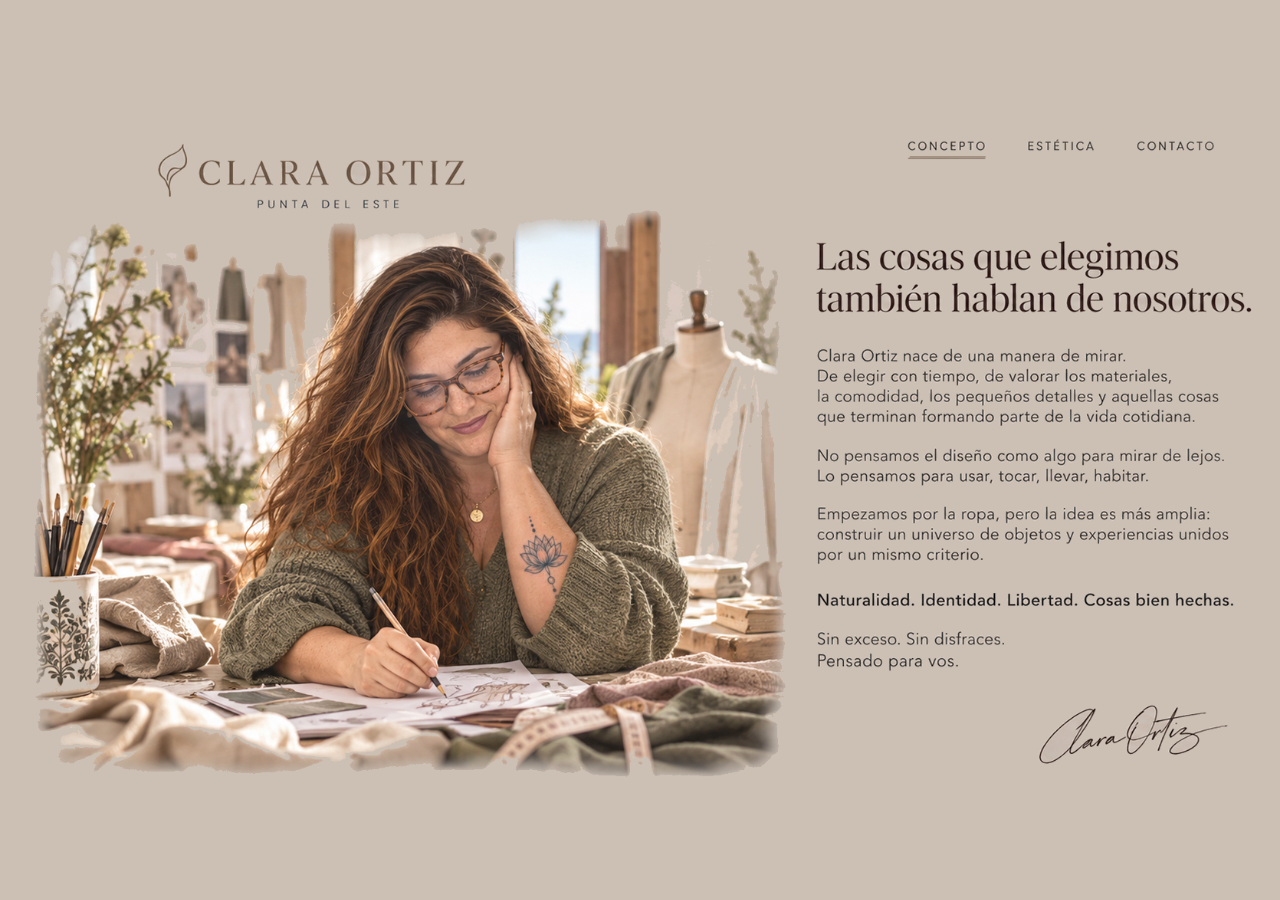
<file: concepto.html>
<!DOCTYPE html>
<html lang="es">
<head>
  <meta charset="UTF-8">
  <meta name="viewport" content="width=device-width, initial-scale=1.0, viewport-fit=cover">
  <meta name="description" content="El concepto de Clara Ortiz: una firma creativa nacida en Uruguay y pensada para vos.">
  <meta name="theme-color" content="#ebe1d8">
  <title>clara ortiz</title>
  <link rel="canonical" href="https://claraortiz.com/concepto.html">
  <link rel="stylesheet" href="./site.css?v=20260912">
</head>
<body>
  <main class="page">
    <svg class="page-svg mobile-svg" viewBox="0 0 941 1672" preserveAspectRatio="xMidYMid meet" xmlns="http://www.w3.org/2000/svg" aria-label="Concepto — Clara Ortiz — versión móvil">
      <image href="./concepto-mobile-bg.png?v=20260912" x="0" y="0" width="941" height="1672" preserveAspectRatio="none" />
      <a class="home-link" href="./index.html" aria-label="Volver al inicio">
        <rect class="hit" x="180" y="18" width="560" height="128" rx="4" />
      </a>
      <a id="mobileMenuButton" href="#menu" aria-label="Abrir menú" aria-controls="mobileMenu" aria-expanded="false">
        <rect class="hit" x="780" y="18" width="145" height="128" rx="4" />
      </a>

    </svg>

    <svg class="page-svg desktop-svg" viewBox="0 0 1670 941" preserveAspectRatio="xMidYMid meet" xmlns="http://www.w3.org/2000/svg" aria-label="Concepto — Clara Ortiz">
      <image href="./concepto-bg.png?v=20260912" x="0" y="0" width="1670" height="941" preserveAspectRatio="none" />
      <a class="home-link" href="./index.html" aria-label="Volver al inicio">
        <rect class="hit" x="170" y="25" width="520" height="125" rx="4" />
        <rect class="focus-outline" x="180" y="35" width="500" height="105" rx="4" />
      </a>
      <a class="menu-link" href="./concepto.html" aria-label="Concepto" aria-current="page">
        <rect class="hit" x="1174" y="35" width="126" height="47" rx="4" />
        <line class="menu-underline" x1="1187" y1="88" x2="1286" y2="88" />
        <rect class="focus-outline" x="1180" y="43" width="113" height="26" rx="3" />
      </a>
      <a class="menu-link" href="./estetica.html" aria-label="Estética">
        <rect class="hit" x="1330" y="35" width="112" height="47" rx="4" />
        <line class="menu-underline" x1="1343" y1="88" x2="1428" y2="88" />
        <rect class="focus-outline" x="1336" y="43" width="99" height="26" rx="3" />
      </a>
      <a class="menu-link" href="./contacto.html" aria-label="Contacto">
        <rect class="hit" x="1472" y="35" width="126" height="47" rx="4" />
        <line class="menu-underline" x1="1485" y1="88" x2="1584" y2="88" />
        <rect class="focus-outline" x="1478" y="43" width="113" height="26" rx="3" />
      </a>

    </svg>
  </main>

  <nav id="mobileMenu" class="mobile-menu" aria-label="Navegación móvil" aria-hidden="true">
    <button id="mobileMenuClose" class="mobile-menu-close" type="button" aria-label="Cerrar menú">×</button>
    <div class="mobile-menu-inner">
        <a href="./index.html">Inicio</a>
        <a href="./concepto.html" aria-current="page">Concepto</a>
        <a href="./estetica.html">Estética</a>
        <a href="./contacto.html">Contacto</a>
    </div>
  </nav>
  <script src="./site.js?v=20260912"></script>
</body>
</html>
</file>
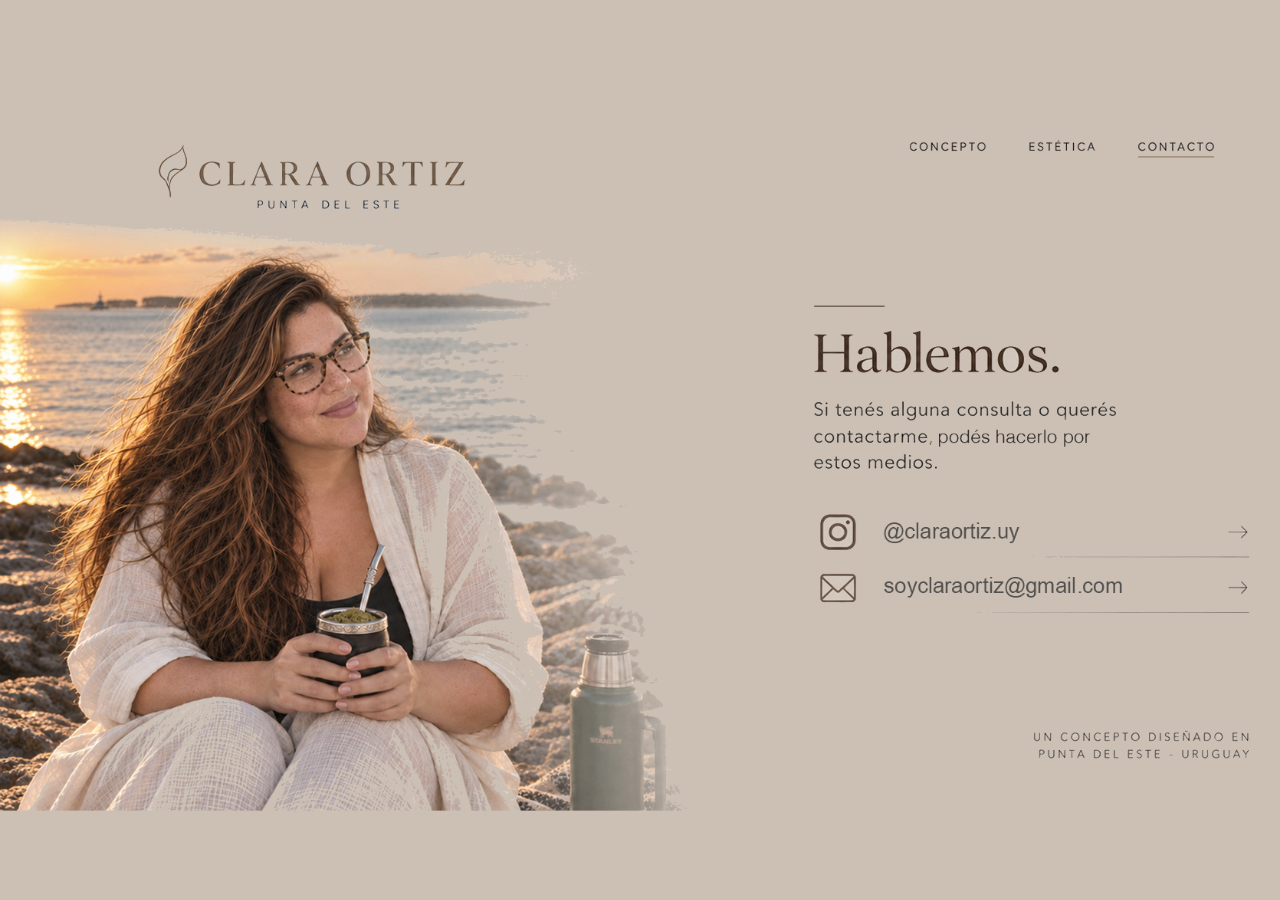
<file: contacto.html>
<!DOCTYPE html>
<html lang="es">
<head>
  <meta charset="UTF-8">
  <meta name="viewport" content="width=device-width, initial-scale=1.0, viewport-fit=cover">
  <meta name="description" content="Contacto de Clara Ortiz: Instagram y correo electrónico.">
  <meta name="theme-color" content="#ebe1d8">
  <title>clara ortiz</title>
  <link rel="canonical" href="https://claraortiz.com/contacto.html">
  <link rel="stylesheet" href="./site.css?v=20260912">
</head>
<body>
  <main class="page">
    <svg class="page-svg mobile-svg" viewBox="0 0 941 1672" preserveAspectRatio="xMidYMid meet" xmlns="http://www.w3.org/2000/svg" aria-label="Contacto — Clara Ortiz — versión móvil">
      <image href="./contacto-mobile-bg.png?v=20260912" x="0" y="0" width="941" height="1672" preserveAspectRatio="none" />
      <a class="home-link" href="./index.html" aria-label="Volver al inicio">
        <rect class="hit" x="180" y="18" width="560" height="128" rx="4" />
      </a>
      <a id="mobileMenuButton" href="#menu" aria-label="Abrir menú" aria-controls="mobileMenu" aria-expanded="false">
        <rect class="hit" x="780" y="18" width="145" height="128" rx="4" />
      </a>
      <a href="https://www.instagram.com/claraortiz.uy/" target="_blank" rel="noopener noreferrer" aria-label="Instagram de Clara Ortiz"><rect class="hit" x="120" y="1280" width="700" height="105" rx="8" /></a>
      <a href="mailto:soyclaraortiz@gmail.com" aria-label="Enviar correo a Clara Ortiz"><rect class="hit" x="120" y="1395" width="700" height="105" rx="8" /></a>
    </svg>

    <svg class="page-svg desktop-svg" viewBox="0 0 1670 941" preserveAspectRatio="xMidYMid meet" xmlns="http://www.w3.org/2000/svg" aria-label="Contacto — Clara Ortiz">
      <image href="./contacto-bg.png?v=20260912" x="0" y="0" width="1670" height="941" preserveAspectRatio="none" />
      <a class="home-link" href="./index.html" aria-label="Volver al inicio">
        <rect class="hit" x="170" y="25" width="520" height="125" rx="4" />
        <rect class="focus-outline" x="180" y="35" width="500" height="105" rx="4" />
      </a>
      <a class="menu-link" href="./concepto.html" aria-label="Concepto">
        <rect class="hit" x="1174" y="35" width="126" height="47" rx="4" />
        <line class="menu-underline" x1="1187" y1="88" x2="1286" y2="88" />
        <rect class="focus-outline" x="1180" y="43" width="113" height="26" rx="3" />
      </a>
      <a class="menu-link" href="./estetica.html" aria-label="Estética">
        <rect class="hit" x="1330" y="35" width="112" height="47" rx="4" />
        <line class="menu-underline" x1="1343" y1="88" x2="1428" y2="88" />
        <rect class="focus-outline" x="1336" y="43" width="99" height="26" rx="3" />
      </a>
      <a class="menu-link" href="./contacto.html" aria-label="Contacto" aria-current="page">
        <rect class="hit" x="1472" y="35" width="126" height="47" rx="4" />
        <line class="menu-underline" x1="1485" y1="88" x2="1584" y2="88" />
        <rect class="focus-outline" x="1478" y="43" width="113" height="26" rx="3" />
      </a>
      <a href="https://www.instagram.com/claraortiz.uy/" target="_blank" rel="noopener noreferrer" aria-label="Instagram de Clara Ortiz"><rect class="hit" x="1050" y="535" width="580" height="72" rx="6" /></a>
      <a href="mailto:soyclaraortiz@gmail.com" aria-label="Enviar correo a Clara Ortiz"><rect class="hit" x="1050" y="607" width="580" height="72" rx="6" /></a>
    </svg>
  </main>

  <nav id="mobileMenu" class="mobile-menu" aria-label="Navegación móvil" aria-hidden="true">
    <button id="mobileMenuClose" class="mobile-menu-close" type="button" aria-label="Cerrar menú">×</button>
    <div class="mobile-menu-inner">
        <a href="./index.html">Inicio</a>
        <a href="./concepto.html">Concepto</a>
        <a href="./estetica.html">Estética</a>
        <a href="./contacto.html" aria-current="page">Contacto</a>
    </div>
  </nav>
  <script src="./site.js?v=20260912"></script>
</body>
</html>
</file>
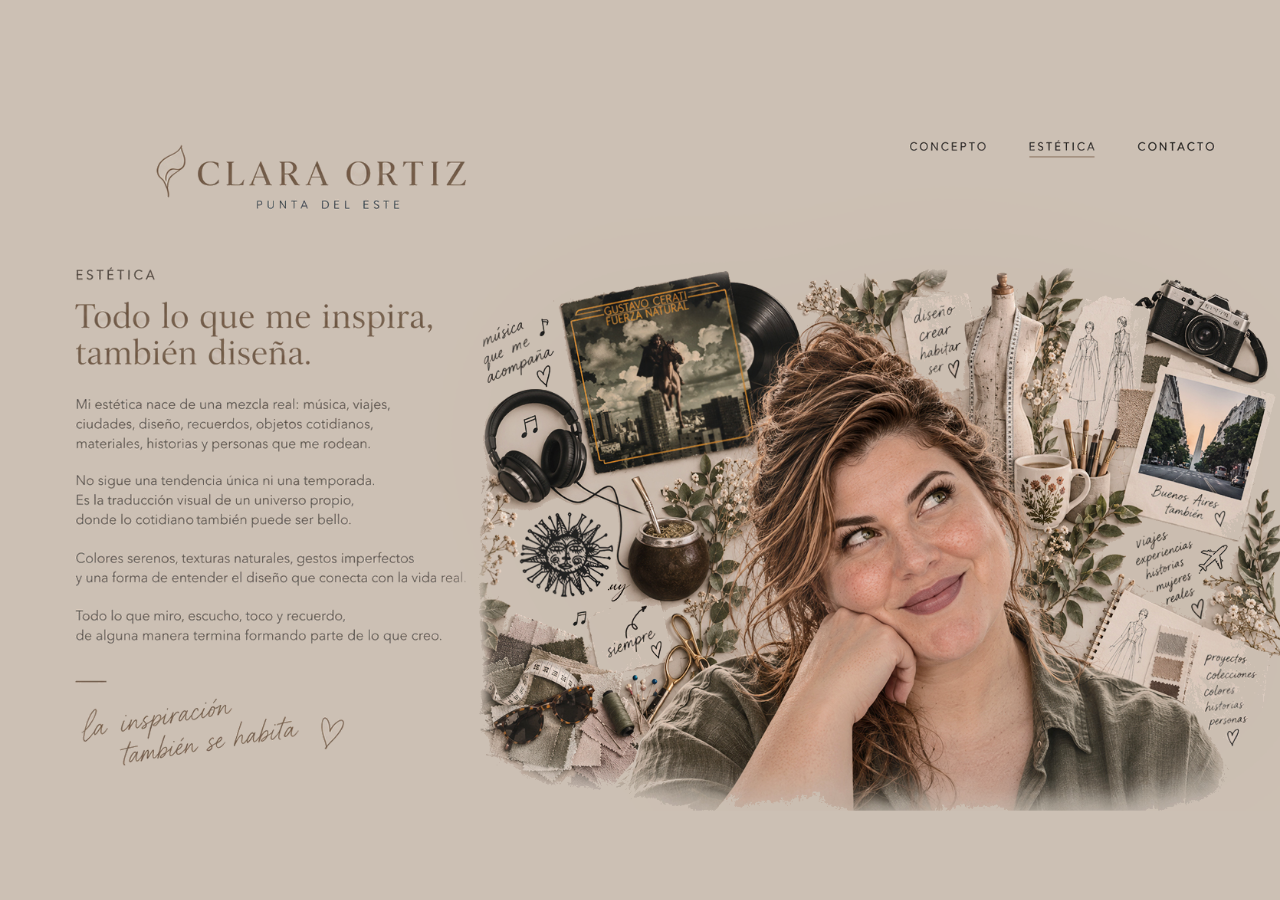
<file: estetica.html>
<!DOCTYPE html>
<html lang="es">
<head>
  <meta charset="UTF-8">
  <meta name="viewport" content="width=device-width, initial-scale=1.0, viewport-fit=cover">
  <meta name="description" content="La estética y el universo visual de Clara Ortiz, Punta del Este.">
  <meta name="theme-color" content="#ebe1d8">
  <title>clara ortiz</title>
  <link rel="canonical" href="https://claraortiz.com/estetica.html">
  <link rel="stylesheet" href="./site.css?v=20260912">
</head>
<body>
  <main class="page">
    <svg class="page-svg mobile-svg" viewBox="0 0 941 1672" preserveAspectRatio="xMidYMid meet" xmlns="http://www.w3.org/2000/svg" aria-label="Estética — Clara Ortiz — versión móvil">
      <image href="./estetica-mobile-bg.png?v=20260912" x="0" y="0" width="941" height="1672" preserveAspectRatio="none" />
      <a class="home-link" href="./index.html" aria-label="Volver al inicio">
        <rect class="hit" x="180" y="18" width="560" height="128" rx="4" />
      </a>
      <a id="mobileMenuButton" href="#menu" aria-label="Abrir menú" aria-controls="mobileMenu" aria-expanded="false">
        <rect class="hit" x="780" y="18" width="145" height="128" rx="4" />
      </a>

    </svg>

    <svg class="page-svg desktop-svg" viewBox="0 0 1670 941" preserveAspectRatio="xMidYMid meet" xmlns="http://www.w3.org/2000/svg" aria-label="Estética — Clara Ortiz">
      <image href="./estetica-bg.png?v=20260912" x="0" y="0" width="1670" height="941" preserveAspectRatio="none" />
      <a class="home-link" href="./index.html" aria-label="Volver al inicio">
        <rect class="hit" x="170" y="25" width="520" height="125" rx="4" />
        <rect class="focus-outline" x="180" y="35" width="500" height="105" rx="4" />
      </a>
      <a class="menu-link" href="./concepto.html" aria-label="Concepto">
        <rect class="hit" x="1174" y="35" width="126" height="47" rx="4" />
        <line class="menu-underline" x1="1187" y1="88" x2="1286" y2="88" />
        <rect class="focus-outline" x="1180" y="43" width="113" height="26" rx="3" />
      </a>
      <a class="menu-link" href="./estetica.html" aria-label="Estética" aria-current="page">
        <rect class="hit" x="1330" y="35" width="112" height="47" rx="4" />
        <line class="menu-underline" x1="1343" y1="88" x2="1428" y2="88" />
        <rect class="focus-outline" x="1336" y="43" width="99" height="26" rx="3" />
      </a>
      <a class="menu-link" href="./contacto.html" aria-label="Contacto">
        <rect class="hit" x="1472" y="35" width="126" height="47" rx="4" />
        <line class="menu-underline" x1="1485" y1="88" x2="1584" y2="88" />
        <rect class="focus-outline" x="1478" y="43" width="113" height="26" rx="3" />
      </a>

    </svg>
  </main>

  <nav id="mobileMenu" class="mobile-menu" aria-label="Navegación móvil" aria-hidden="true">
    <button id="mobileMenuClose" class="mobile-menu-close" type="button" aria-label="Cerrar menú">×</button>
    <div class="mobile-menu-inner">
        <a href="./index.html">Inicio</a>
        <a href="./concepto.html">Concepto</a>
        <a href="./estetica.html" aria-current="page">Estética</a>
        <a href="./contacto.html">Contacto</a>
    </div>
  </nav>
  <script src="./site.js?v=20260912"></script>
</body>
</html>
</file>
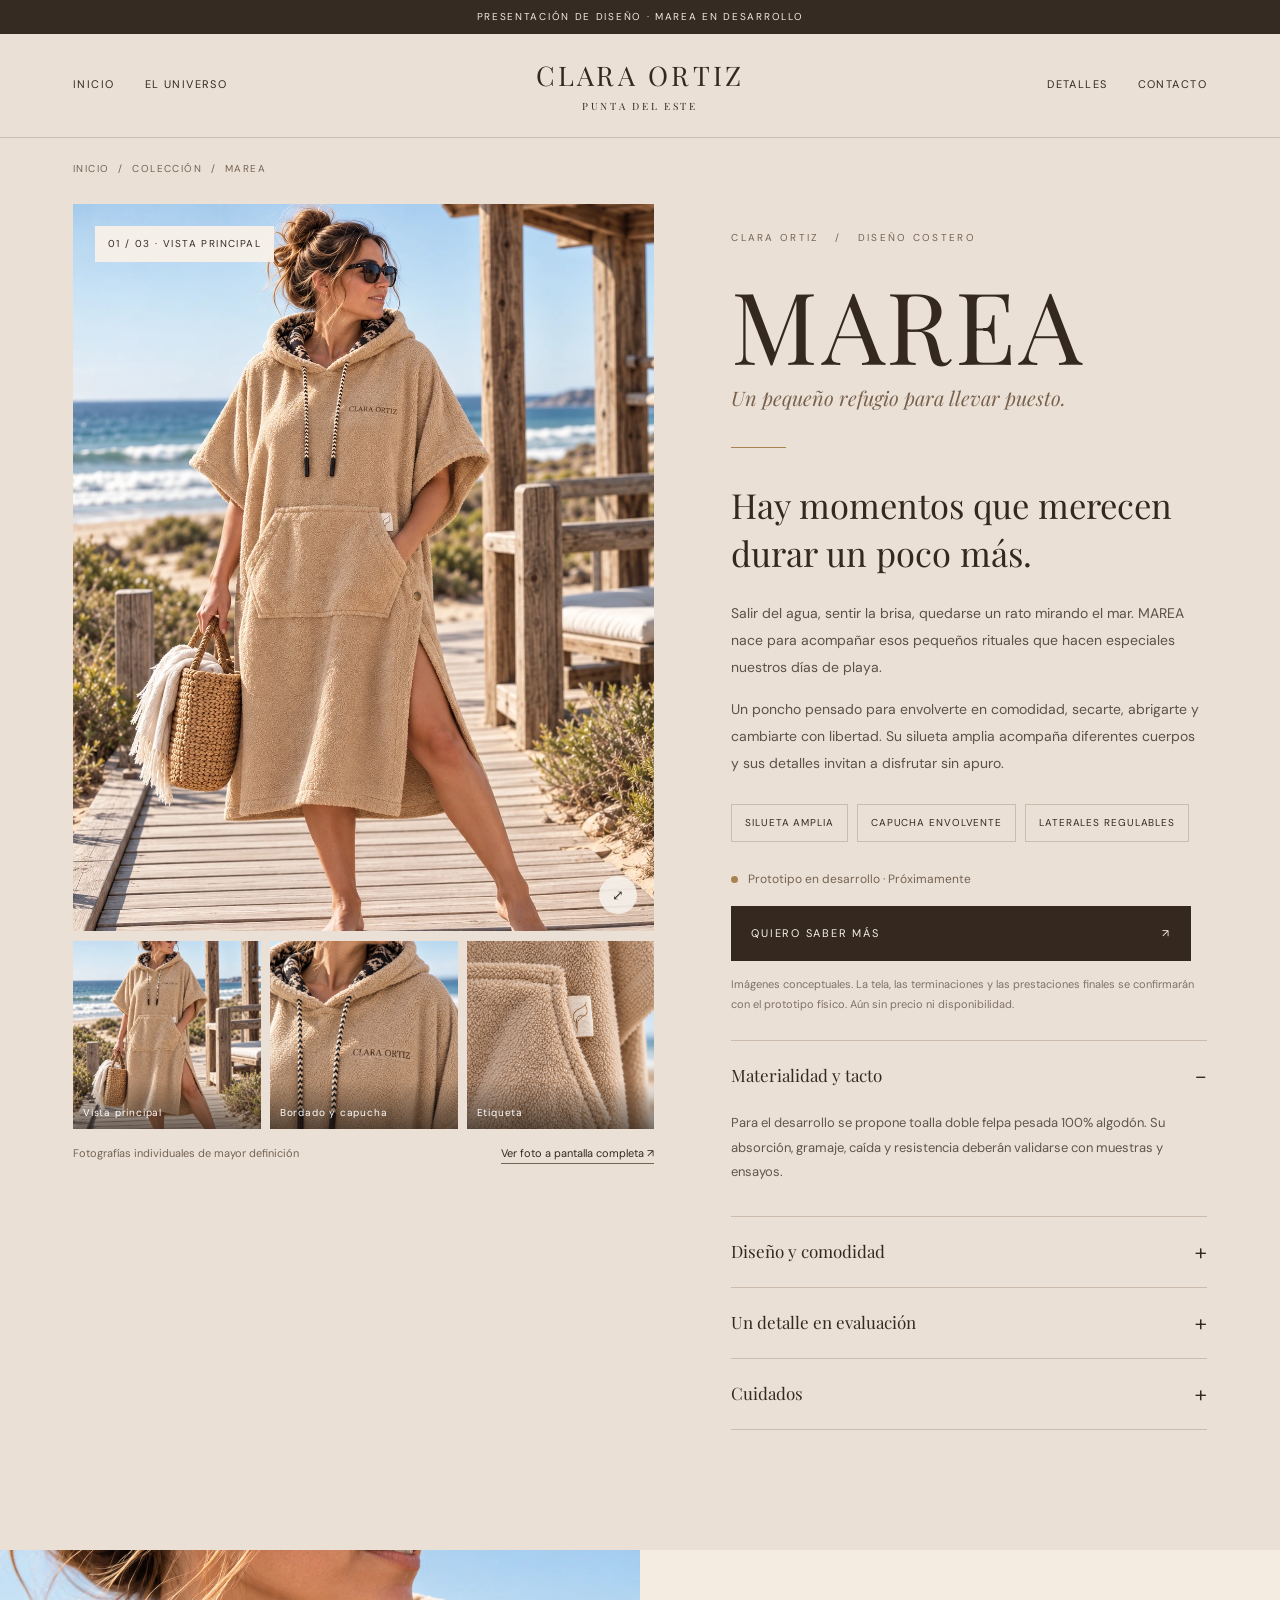
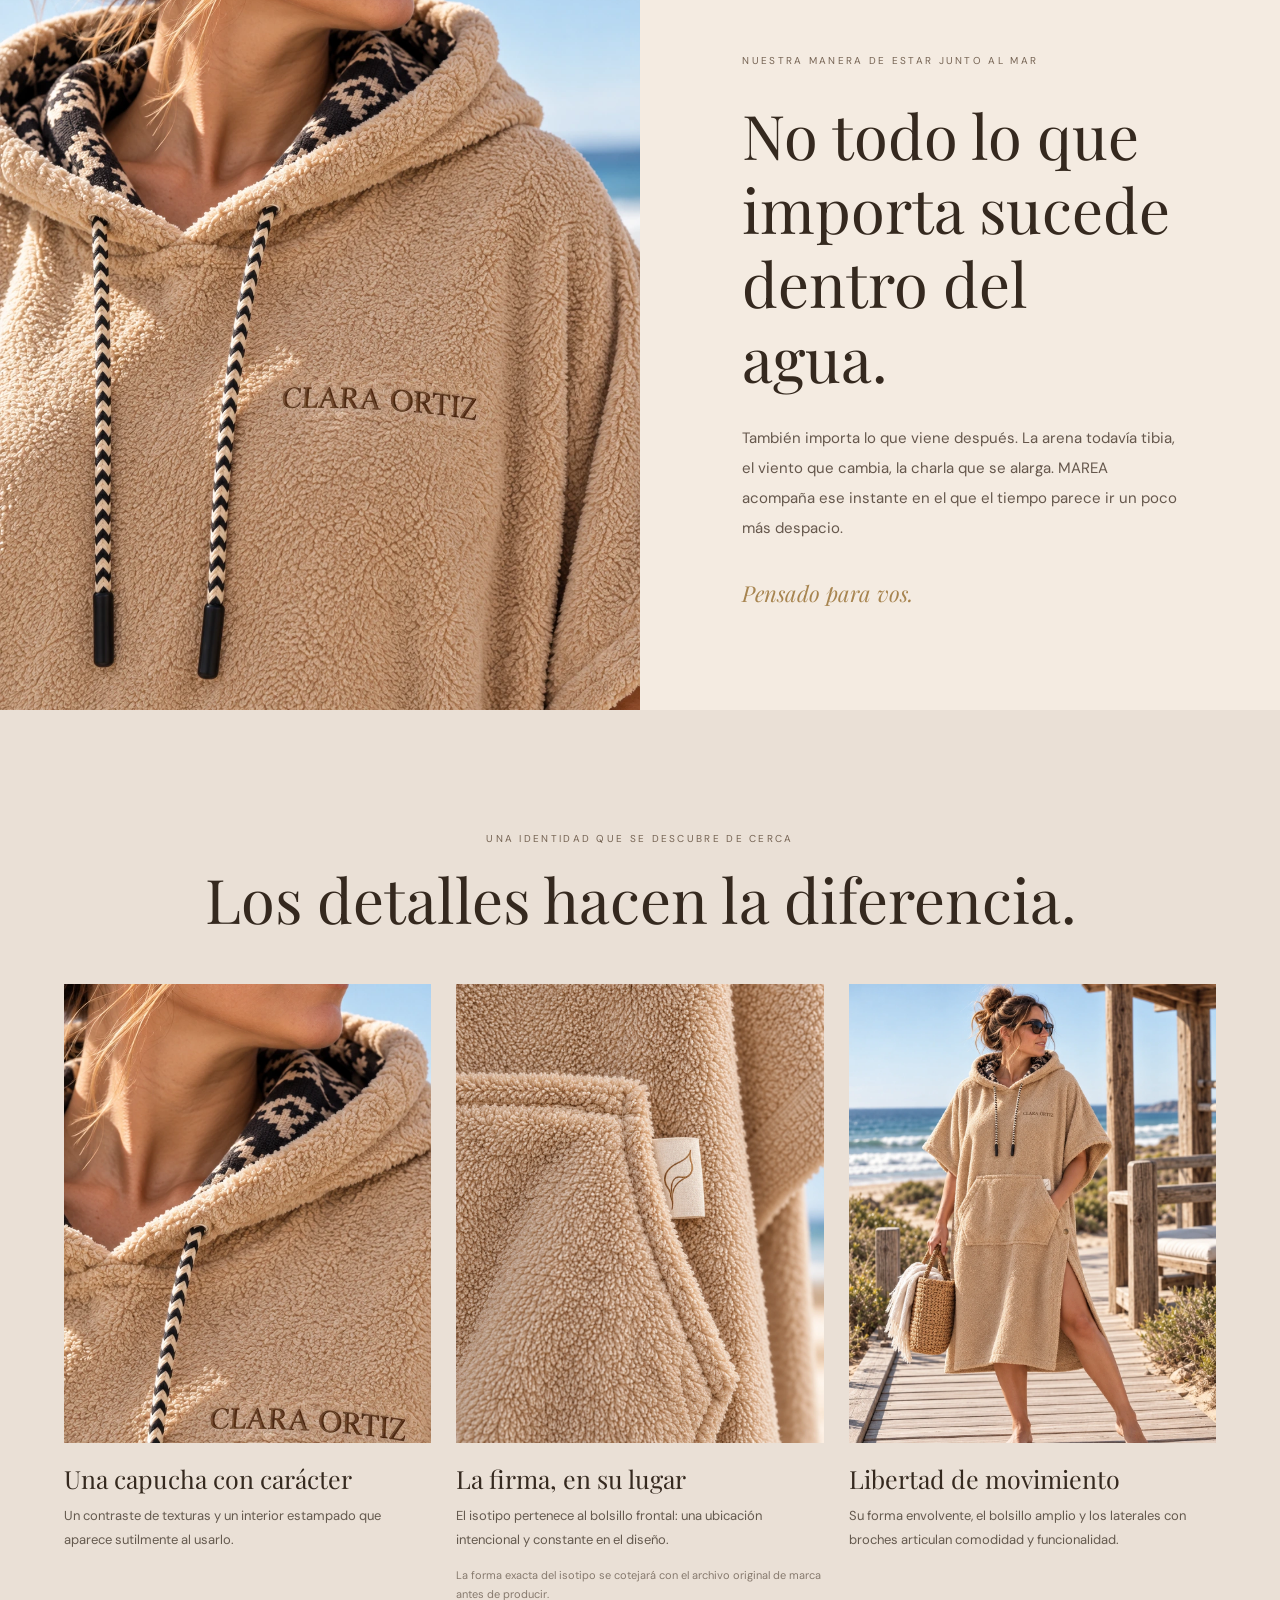
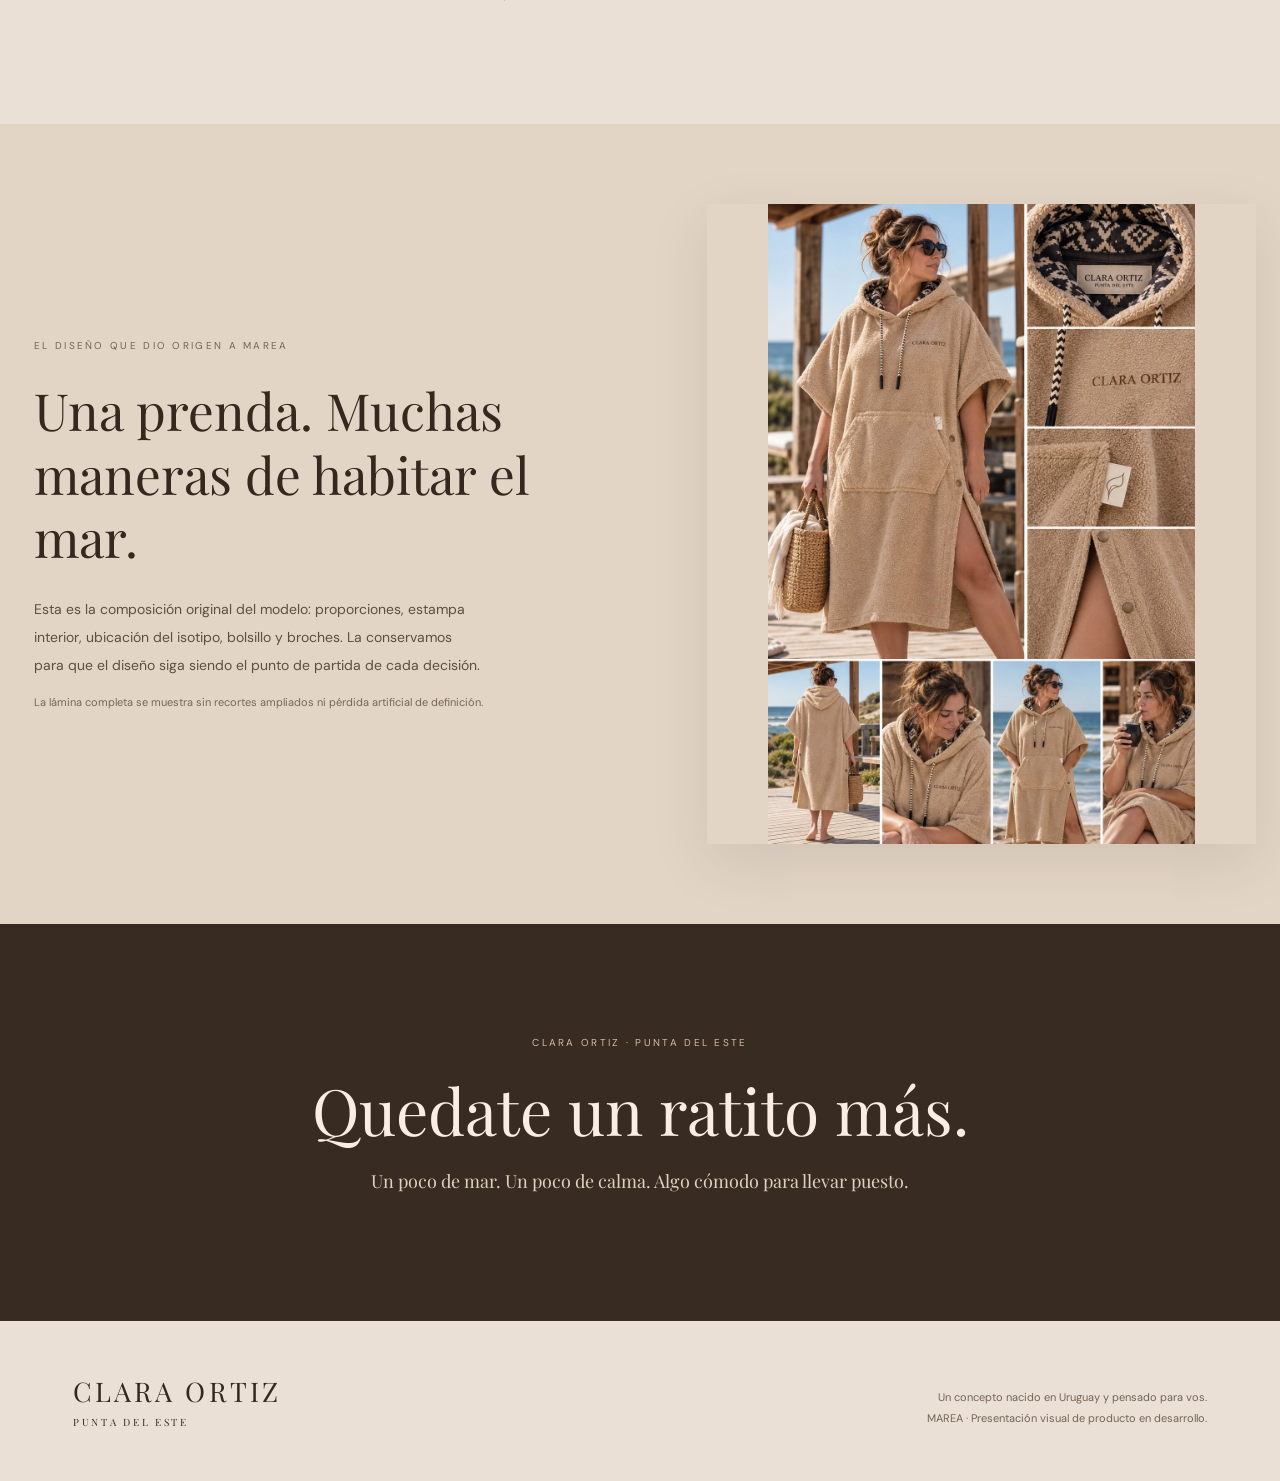
<file: marea.html>
<!doctype html>
<html lang="es-AR">
<head>
<meta charset="utf-8"><meta name="viewport" content="width=device-width,initial-scale=1">
<meta name="theme-color" content="#eae0d6">
<meta name="description" content="MAREA, el poncho cambiador de Clara Ortiz. Un pequeño refugio para llevar puesto.">
<title>MAREA — CLARA ORTIZ</title>
<link rel="preconnect" href="https://fonts.googleapis.com"><link rel="preconnect" href="https://fonts.gstatic.com" crossorigin>
<link href="https://fonts.googleapis.com/css2?family=Playfair+Display:wght@400;500;600&family=DM+Sans:wght@300;400;500;600&display=swap" rel="stylesheet">
<style>
:root{--bg:#eae0d6;--paper:#f6f0e9;--ink:#35291f;--muted:#756353;--gold:#a7844f;--line:#cbbcad;--sand:#d2bba3;--serif:'Playfair Display',Georgia,serif;--sans:'DM Sans',Arial,sans-serif}
*{box-sizing:border-box}html{scroll-behavior:smooth}body{margin:0;background:var(--bg);color:var(--ink);font:400 14px/1.75 var(--sans);-webkit-font-smoothing:antialiased}button,a{font:inherit}a{color:inherit;text-decoration:none}button{cursor:pointer}img{display:block;max-width:100%}button:focus-visible,a:focus-visible{outline:2px solid var(--gold);outline-offset:4px}::selection{background:#cdb493;color:var(--ink)}
.notice{text-align:center;background:#362b22;color:#f3e9df;font-size:10px;letter-spacing:.17em;padding:8px 16px;text-transform:uppercase}
.header{max-width:1520px;margin:auto;min-height:104px;padding:15px clamp(20px,5.7vw,80px);display:grid;grid-template-columns:1fr auto 1fr;gap:20px;align-items:center;border-bottom:1px solid var(--line)}.header-nav{display:flex;align-items:center;gap:30px;font-size:11px;letter-spacing:.13em;text-transform:uppercase}.header-nav.end{justify-content:flex-end}.header-nav a:hover{color:var(--gold)}.brand{text-align:center;line-height:1.2;white-space:nowrap}.brand strong{font:400 27px var(--serif);letter-spacing:.12em;display:block}.brand small{display:block;font:400 10px var(--serif);letter-spacing:.27em;margin-top:6px}.brand:hover{opacity:.75}
.crumb{max-width:1520px;margin:auto;padding:22px clamp(20px,5.7vw,80px);font-size:10px;color:var(--muted);letter-spacing:.14em;text-transform:uppercase}
.product{max-width:1520px;margin:0 auto;display:grid;grid-template-columns:minmax(0,1.1fr) minmax(320px,.9fr);gap:clamp(34px,6vw,110px);padding:5px clamp(20px,5.7vw,80px) 120px;align-items:start}.media{min-width:0}.viewer{background:#d9c7b3;position:relative;overflow:hidden}.viewer button.image-open{display:block;padding:0;width:100%;border:0;background:transparent;position:relative}.viewer img{width:100%;height:auto;aspect-ratio:4/5;object-fit:cover;transition:opacity .22s ease}.viewer .image-open:hover img{opacity:.96}.viewlabel{position:absolute;z-index:1;top:22px;left:22px;background:rgba(247,241,234,.96);font-size:10px;letter-spacing:.14em;text-transform:uppercase;padding:9px 13px;pointer-events:none}.zoomhint{position:absolute;bottom:17px;right:17px;color:var(--ink);background:#f6f0e9e8;border-radius:50%;height:38px;width:38px;display:grid;place-items:center;pointer-events:none}.gallery-strip{display:grid;grid-template-columns:repeat(3,minmax(0,1fr));gap:9px;margin:10px 0 0}.pick{border:0;padding:0;position:relative;background:#d5c3b0;aspect-ratio:1/1;overflow:hidden}.pick img{width:100%;height:100%;object-fit:cover;filter:saturate(.92);transition:transform .3s}.pick:hover img{transform:scale(1.035)}.pick[aria-pressed=true]{outline:2px solid var(--ink);outline-offset:-2px}.pick:after{content:attr(data-short);position:absolute;left:0;bottom:0;right:0;text-align:left;padding:23px 10px 7px;font-size:10px;letter-spacing:.08em;color:white;background:linear-gradient(transparent,rgba(28,21,15,.60));pointer-events:none}.gallery-foot{display:flex;justify-content:space-between;gap:12px;padding:15px 0;font-size:11px;color:var(--muted)}.gallery-foot button{background:none;border:0;border-bottom:1px solid var(--muted);color:var(--ink);padding:0;font-size:11px}
.info{padding-top:25px}.overline{font-size:10px;letter-spacing:.23em;text-transform:uppercase;color:var(--muted)}h1,h2,h3,p{margin-top:0}.info h1{font:400 clamp(66px,7.8vw,120px)/1.08 var(--serif);letter-spacing:.035em;margin:23px 0 6px}.tagline{font:italic 20px/1.5 var(--serif);color:#78614d}.hairline{height:1px;width:55px;background:var(--gold);margin:34px 0}.intro{font:400 clamp(25px,2.7vw,38px)/1.38 var(--serif);max-width:550px;margin-bottom:22px}.info p.body{font-size:14px;line-height:1.95;color:#5e5147;max-width:500px}.chips{display:flex;flex-wrap:wrap;gap:9px;margin:27px 0}.chips span{font-size:10px;letter-spacing:.09em;text-transform:uppercase;border:1px solid var(--line);padding:9px 13px}.status{display:flex;gap:10px;align-items:center;color:var(--muted);font-size:12px;margin-bottom:16px}.status:before{content:'';width:7px;height:7px;background:var(--gold);border-radius:50%}.cta{display:flex;align-items:center;justify-content:space-between;background:var(--ink);color:var(--paper);padding:18px 20px;max-width:460px;letter-spacing:.16em;text-transform:uppercase;font-size:11px;transition:background .2s}.cta:hover{background:#66503d}.disclaimer{font-size:11px!important;line-height:1.8!important;color:#817266!important;max-width:465px;margin:14px 0 25px}.accordion{border-top:1px solid var(--line)}details{border-bottom:1px solid var(--line)}summary{list-style:none;font:400 17px/1.4 var(--serif);padding:20px 0;display:flex;justify-content:space-between;align-items:center;cursor:pointer}summary::-webkit-details-marker{display:none}summary:after{content:'+';font:300 23px var(--sans)}details[open] summary:after{content:'−'}details .inside{font-size:13px;line-height:1.9;color:#62554b;padding-bottom:22px}details .inside p{margin:0 0 9px}details ul{padding-left:19px;margin:0}
.story{display:grid;grid-template-columns:1fr 1fr;background:#f4ebe1}.story-image{height:660px;min-height:100%;width:100%;object-fit:cover;object-position:center 32%}.story-content{padding:clamp(40px,8vw,125px);display:flex;flex-direction:column;justify-content:center;align-items:flex-start}.story h2{font:400 clamp(42px,4.8vw,72px)/1.21 var(--serif);margin:28px 0}.story p{font-size:15px;color:#65574c;line-height:2;max-width:440px}.signature{color:var(--gold);font:italic 22px var(--serif);margin-top:20px}
.details{max-width:1440px;margin:auto;padding:120px clamp(20px,5vw,70px)}.section-head{text-align:center;margin-bottom:45px}.section-head h2{font:400 clamp(34px,4.8vw,62px)/1.3 var(--serif);margin:11px 0}.detail-grid{display:grid;grid-template-columns:repeat(3,minmax(0,1fr));gap:25px}.detail-card img{width:100%;aspect-ratio:4/5;object-fit:cover;background:#d3bdab}.detail-card h3{font:400 25px/1.3 var(--serif);margin:20px 0 8px}.detail-card p{font-size:13px;line-height:1.9;color:#64594e}.detail-card .tiny{font-size:11px;color:#86796d}.detail-card.detail-card-third img{object-position:center center}
.reference{background:#e3d5c6;display:grid;grid-template-columns:1.05fr .95fr;gap:clamp(30px,6vw,90px);align-items:center;padding:80px max(24px,calc((100vw - 1300px)/2))}.reference .inner{padding:20px 10px}.reference h2{font:400 clamp(35px,4vw,58px)/1.24 var(--serif);margin:25px 0}.reference p{font-size:14px;line-height:2;color:#5d4e42;max-width:450px}.reference-photo{width:100%;height:auto;max-height:640px;object-fit:contain;object-position:center;box-shadow:0 18px 55px rgba(44,31,20,.1)}.reference small{font-size:11px;color:#776557;display:block;margin-top:14px}
.closing{background:#382b21;color:#f9eee3;text-align:center;padding:110px 20px}.closing .overline{color:#d9bd9d}.closing h2{font:400 clamp(39px,5vw,70px)/1.2 var(--serif);margin:20px 0}.closing p{font:400 18px var(--serif);color:#e1d0be}.footer{padding:52px clamp(20px,5.7vw,80px);display:flex;justify-content:space-between;align-items:end;gap:30px;max-width:1520px;margin:auto}.footer .brand{text-align:left}.footer p{color:var(--muted);font-size:11px;line-height:1.9;text-align:right;margin:0}
.lightbox{position:fixed;inset:0;z-index:40;background:rgba(29,23,18,.94);display:none;align-items:center;justify-content:center;padding:clamp(16px,5vw,60px);color:#fff}.lightbox[aria-hidden=false]{display:flex}.lightbox figure{margin:0;display:flex;flex-direction:column;align-items:center;justify-content:center;gap:11px;max-width:100%;max-height:100%;min-width:0}.lightbox img{max-width:min(100%,1250px);max-height:calc(100dvh - 136px);height:auto;width:auto;object-fit:contain;box-shadow:0 10px 38px rgba(0,0,0,.28)}.lightbox figcaption{font-size:11px;letter-spacing:.12em;text-transform:uppercase;color:#ddd0c3}.lb-close,.lb-prev,.lb-next{position:absolute;border:1px solid #ffffff75;background:#0005;color:white;display:grid;place-items:center;z-index:2}.lb-close{top:18px;right:20px;width:45px;height:45px;border-radius:50%;font-size:25px}.lb-prev,.lb-next{top:50%;transform:translateY(-50%);height:46px;width:46px;border-radius:50%;font-size:25px}.lb-prev{left:15px}.lb-next{right:15px}.lightbox-note{position:absolute;bottom:10px;left:12px;right:12px;text-align:center;color:#ddd0c3;font-size:10px}
@media(max-width:950px){.header{min-height:80px}.product{gap:32px;grid-template-columns:minmax(0,1fr) minmax(310px,.9fr)}.story-image{height:570px}.story-content{padding:48px}.details{padding:85px 25px}.detail-grid{gap:15px}.reference{padding:60px 30px}}
@media(max-width:700px){.header{min-height:75px;padding:12px 18px}.header-nav{gap:0}.header-nav a:not(:first-child){display:none}.header-nav.end a:first-child{display:block}.header-nav a{font-size:9px}.brand strong{font-size:18px}.brand small{font-size:7px}.crumb{padding:18px 20px}.product{display:flex;flex-direction:column;gap:20px;padding:0 20px 80px}.viewer img{aspect-ratio:4/5}.info{padding-top:5px}.info h1{font-size:77px}.story{grid-template-columns:1fr}.story-image{height:460px}.story-content{padding:63px 25px 70px}.details{padding:77px 20px}.detail-grid{grid-template-columns:1fr;gap:48px}.detail-card img{aspect-ratio:5/4}.reference{grid-template-columns:1fr;padding:65px 20px;gap:24px}.reference .inner{padding:0}.reference-photo{max-height:700px}.closing{padding:90px 20px}.footer{display:block}.footer p{text-align:left;margin-top:25px}.lb-prev{left:5px}.lb-next{right:5px}.lb-prev,.lb-next{height:37px;width:37px}.lightbox img{max-height:calc(100dvh - 130px)}.lightbox{padding:18px 34px}}
@media(prefers-reduced-motion:reduce){html{scroll-behavior:auto}*,*:before,*:after{transition:none!important}}
</style>
</head>
<body>
<div class="notice">Presentación de diseño · MAREA en desarrollo</div>
<header class="header">
 <nav class="header-nav" aria-label="Navegación"><a href="https://claraortiz.com/">Inicio</a><a href="#universo">El universo</a></nav>
 <a class="brand" href="https://claraortiz.com/" aria-label="Clara Ortiz, ir al inicio"><strong>CLARA ORTIZ</strong><small>PUNTA DEL ESTE</small></a>
 <nav class="header-nav end" aria-label="Más enlaces"><a href="#detalles">Detalles</a><a href="https://claraortiz.com/contacto.html">Contacto</a></nav>
</header>
<div class="crumb"><a href="https://claraortiz.com/">Inicio</a> &nbsp;/&nbsp; Colección &nbsp;/&nbsp; MAREA</div>
<main>
<div class="product">
<section class="media" aria-label="Galería de MAREA">
 <div class="viewer"><span class="viewlabel" id="viewlabel">01 / 03 · Vista principal</span><button class="image-open" id="imageopen" aria-label="Ampliar fotografía seleccionada"><img id="mainimg" src="marea-assets/hero.webp" alt="Poncho MAREA en la costa, vista frontal" width="1122" height="1402" fetchpriority="high"><span class="zoomhint" aria-hidden="true">⤢</span></button></div>
 <div class="gallery-strip" aria-label="Elegir fotografía">
  <button class="pick" data-short="Vista principal" data-name="Vista principal" data-src="marea-assets/hero.webp" data-alt="MAREA en tono arena, vista completa sobre pasarela de madera" aria-pressed="true" aria-label="Mostrar vista principal"><img src="marea-assets/hero.webp" alt=""></button>
  <button class="pick" data-short="Bordado y capucha" data-name="Bordado y capucha" data-src="marea-assets/firma.webp" data-alt="Bordado CLARA ORTIZ, cordones trenzados y capucha" aria-pressed="false" aria-label="Mostrar bordado y capucha"><img src="marea-assets/firma.webp" alt="" loading="lazy"></button>
  <button class="pick" data-short="Etiqueta" data-name="Detalle de la etiqueta" data-src="marea-assets/isotipo.webp" data-alt="Detalle de una etiqueta conceptual sobre el bolsillo de MAREA" aria-pressed="false" aria-label="Mostrar etiqueta del bolsillo"><img src="marea-assets/isotipo.webp" alt="" loading="lazy"></button>
 </div>
 <div class="gallery-foot"><span>Fotografías individuales de mayor definición</span><button type="button" id="openmain">Ver foto a pantalla completa ↗</button></div>
</section>
<section class="info">
 <div class="overline">CLARA ORTIZ &nbsp; / &nbsp; DISEÑO COSTERO</div>
 <h1>MAREA</h1><p class="tagline">Un pequeño refugio para llevar puesto.</p><div class="hairline"></div>
 <h2 class="intro">Hay momentos que merecen durar un poco más.</h2>
 <p class="body">Salir del agua, sentir la brisa, quedarse un rato mirando el mar. MAREA nace para acompañar esos pequeños rituales que hacen especiales nuestros días de playa.</p>
 <p class="body">Un poncho pensado para envolverte en comodidad, secarte, abrigarte y cambiarte con libertad. Su silueta amplia acompaña diferentes cuerpos y sus detalles invitan a disfrutar sin apuro.</p>
 <div class="chips"><span>Silueta amplia</span><span>Capucha envolvente</span><span>Laterales regulables</span></div>
 <div class="status">Prototipo en desarrollo · Próximamente</div>
 <a class="cta" href="https://claraortiz.com/contacto.html"><span>Quiero saber más</span><span aria-hidden="true">↗</span></a>
 <p class="disclaimer">Imágenes conceptuales. La tela, las terminaciones y las prestaciones finales se confirmarán con el prototipo físico. Aún sin precio ni disponibilidad.</p>
 <div class="accordion">
  <details open><summary>Materialidad y tacto</summary><div class="inside"><p>Para el desarrollo se propone toalla doble felpa pesada 100% algodón. Su absorción, gramaje, caída y resistencia deberán validarse con muestras y ensayos.</p></div></details>
  <details><summary>Diseño y comodidad</summary><div class="inside"><ul><li>Forma amplia para cambiarte con libertad.</li><li>Capucha generosa con interior estampado.</li><li>Cordones trenzados y bolsillo canguro frontal.</li><li>Tajos laterales con broches a presión.</li><li>Firma discreta en el pecho e isotipo en el borde del bolsillo.</li></ul></div></details>
  <details><summary>Un detalle en evaluación</summary><div class="inside"><p>Se está explorando un compartimento con cierre integrado en el bolsillo canguro para pequeños objetos. No está confirmado para producción ni implica protección impermeable.</p></div></details>
  <details><summary>Cuidados</summary><div class="inside"><p>Las instrucciones de lavado y secado se definirán cuando se seleccione la tela y se pruebe el prototipo físico.</p></div></details>
 </div>
</section>
</div>
<section class="story" id="universo"><img class="story-image" src="marea-assets/firma.webp" alt="Textura del poncho, detalle del bordado y estampado en la capucha" loading="lazy"><div class="story-content"><div class="overline">Nuestra manera de estar junto al mar</div><h2>No todo lo que importa sucede dentro del agua.</h2><p>También importa lo que viene después. La arena todavía tibia, el viento que cambia, la charla que se alarga. MAREA acompaña ese instante en el que el tiempo parece ir un poco más despacio.</p><div class="signature">Pensado para vos.</div></div></section>
<section class="details" id="detalles"><div class="section-head"><div class="overline">Una identidad que se descubre de cerca</div><h2>Los detalles hacen la diferencia.</h2></div><div class="detail-grid">
 <article class="detail-card"><img src="marea-assets/capucha.webp" loading="lazy" alt="Detalle de capucha, cordones y trama de tejido"><h3>Una capucha con carácter</h3><p>Un contraste de texturas y un interior estampado que aparece sutilmente al usarlo.</p></article>
 <article class="detail-card"><img src="marea-assets/isotipo.webp" loading="lazy" alt="Etiqueta conceptual aplicada sobre el borde del bolsillo"><h3>La firma, en su lugar</h3><p>El isotipo pertenece al bolsillo frontal: una ubicación intencional y constante en el diseño.</p><div class="tiny">La forma exacta del isotipo se cotejará con el archivo original de marca antes de producir.</div></article>
 <article class="detail-card detail-card-third"><img src="marea-assets/hero.webp" loading="lazy" alt="Vista del poncho con bolsillo y apertura lateral"><h3>Libertad de movimiento</h3><p>Su forma envolvente, el bolsillo amplio y los laterales con broches articulan comodidad y funcionalidad.</p></article>
</div></section>
<section class="reference"><div class="inner"><div class="overline">El diseño que dio origen a MAREA</div><h2>Una prenda. Muchas maneras de habitar el mar.</h2><p>Esta es la composición original del modelo: proporciones, estampa interior, ubicación del isotipo, bolsillo y broches. La conservamos para que el diseño siga siendo el punto de partida de cada decisión.</p><small>La lámina completa se muestra sin recortes ampliados ni pérdida artificial de definición.</small></div><img class="reference-photo" src="marea-assets/original.webp" alt="Composición original de referencia del poncho MAREA con frente, espalda y detalles" loading="lazy"></section>
<section class="closing"><div class="overline">CLARA ORTIZ · PUNTA DEL ESTE</div><h2>Quedate un ratito más.</h2><p>Un poco de mar. Un poco de calma. Algo cómodo para llevar puesto.</p></section>
</main>
<footer class="footer"><a class="brand" href="https://claraortiz.com/"><strong>CLARA ORTIZ</strong><small>PUNTA DEL ESTE</small></a><p>Un concepto nacido en Uruguay y pensado para vos.<br>MAREA · Presentación visual de producto en desarrollo.</p></footer>
<div class="lightbox" id="lightbox" role="dialog" aria-modal="true" aria-label="Fotografía ampliada" aria-hidden="true"><button class="lb-close" id="lbclose" aria-label="Cerrar imagen">×</button><button class="lb-prev" id="lbprev" aria-label="Foto anterior">‹</button><figure><img id="lbimage" alt=""><figcaption id="lbcaption"></figcaption></figure><button class="lb-next" id="lbnext" aria-label="Foto siguiente">›</button><div class="lightbox-note">Esc para cerrar · ← → para cambiar de fotografía</div></div>
<script>
(()=>{'use strict';const buttons=[...document.querySelectorAll('.pick')],main=document.getElementById('mainimg'),label=document.getElementById('viewlabel'),lightbox=document.getElementById('lightbox'),lbimage=document.getElementById('lbimage'),lbcaption=document.getElementById('lbcaption');let current=0,lastFocus=null;
function select(i){current=(i+buttons.length)%buttons.length;const b=buttons[current];main.src=b.dataset.src;main.alt=b.dataset.alt;label.textContent=String(current+1).padStart(2,'0')+' / '+String(buttons.length).padStart(2,'0')+' · '+b.dataset.name;buttons.forEach((item,k)=>item.setAttribute('aria-pressed',String(k===current)));if(lightbox.getAttribute('aria-hidden')==='false')updateZoom()}
function updateZoom(){const b=buttons[current];lbimage.src=b.dataset.src;lbimage.alt=b.dataset.alt;lbcaption.textContent=String(current+1).padStart(2,'0')+' / '+String(buttons.length).padStart(2,'0')+' · '+b.dataset.name}
function openZoom(){lastFocus=document.activeElement;updateZoom();lightbox.setAttribute('aria-hidden','false');document.body.style.overflow='hidden';document.getElementById('lbclose').focus()}
function closeZoom(){lightbox.setAttribute('aria-hidden','true');document.body.style.overflow='';if(lastFocus)lastFocus.focus()}
buttons.forEach((b,i)=>b.addEventListener('click',()=>select(i)));document.getElementById('imageopen').addEventListener('click',openZoom);document.getElementById('openmain').addEventListener('click',openZoom);document.getElementById('lbclose').addEventListener('click',closeZoom);document.getElementById('lbprev').addEventListener('click',()=>select(current-1));document.getElementById('lbnext').addEventListener('click',()=>select(current+1));lightbox.addEventListener('click',e=>{if(e.target===lightbox)closeZoom()});document.addEventListener('keydown',e=>{if(lightbox.getAttribute('aria-hidden')!=='false')return;if(e.key==='Escape')closeZoom();if(e.key==='ArrowLeft')select(current-1);if(e.key==='ArrowRight')select(current+1);if(e.key==='Tab'){const fs=[document.getElementById('lbclose'),document.getElementById('lbprev'),document.getElementById('lbnext')];const next=(fs.indexOf(document.activeElement)+(e.shiftKey?fs.length-1:1))%fs.length;e.preventDefault();fs[next].focus()}});
})();
</script>
</body></html>
</file>
<file: site.css>
:root {
  --paper-desktop: #ccc0b4;
  --paper-mobile: #ebe1d8;
  --ink: #5f4638;
  --ink-deep: #4f3c2e;
  --line: rgba(95, 70, 56, .24);
}

* { box-sizing: border-box; }
html, body { margin: 0; padding: 0; width: 100%; height: 100%; background: var(--paper-desktop); }
body { overflow: hidden; }
a, button { -webkit-tap-highlight-color: transparent; }
a { outline: none; }

.page {
  position: fixed;
  inset: 0;
  width: 100vw;
  height: 100vh;
  width: 100dvw;
  height: 100dvh;
  overflow: hidden;
  background: var(--paper-desktop);
}
.page-svg { position: absolute; inset: 0; display: block; width: 100%; height: 100%; }
.hit { fill: transparent; pointer-events: all; cursor: pointer; }
.desktop-svg { display: block; }
.mobile-svg { display: none; }

.menu-underline {
  stroke: #6e5139;
  stroke-width: 1.35;
  vector-effect: non-scaling-stroke;
  opacity: 0;
  transition: opacity .18s ease;
  pointer-events: none;
}
.menu-link:hover .menu-underline,
.menu-link:focus .menu-underline { opacity: 1; }
.menu-link[aria-current="page"] .menu-underline { opacity: .55; }

.focus-outline {
  fill: none;
  stroke: #6e5139;
  stroke-width: 1.4;
  vector-effect: non-scaling-stroke;
  opacity: 0;
  pointer-events: none;
}
.menu-link:focus-visible .focus-outline,
.home-link:focus-visible .focus-outline { opacity: .72; }

.mobile-menu { display: none; }

@media (max-width: 767px) {
  html, body, .page { background: var(--paper-mobile); }
  .desktop-svg { display: none; }
  .mobile-svg { display: block; }

  .mobile-menu {
    position: fixed;
    inset: 0;
    z-index: 100;
    display: none;
    align-items: center;
    justify-content: center;
    background: rgba(235, 225, 216, .985);
    backdrop-filter: blur(2px);
    -webkit-backdrop-filter: blur(2px);
  }
  .mobile-menu.open { display: flex; }
  .mobile-menu-inner { width: min(76vw, 360px); text-align: center; }
  .mobile-menu-close {
    position: absolute;
    top: max(24px, env(safe-area-inset-top));
    right: max(27px, env(safe-area-inset-right));
    border: 0;
    background: transparent;
    color: #6e5139;
    font-family: Georgia, "Times New Roman", serif;
    font-size: 36px;
    font-weight: 300;
    line-height: 1;
    cursor: pointer;
  }
  .mobile-menu a {
    display: block;
    padding: 18px 0;
    border-bottom: 1px solid rgba(110, 81, 57, .22);
    color: var(--ink-deep);
    font-family: Arial, Helvetica, sans-serif;
    font-size: 13px;
    letter-spacing: .22em;
    text-decoration: none;
    text-transform: uppercase;
  }
  .mobile-menu a:first-of-type { border-top: 1px solid rgba(110, 81, 57, .22); }
  .mobile-menu a[aria-current="page"] { font-weight: 600; }
}
</file>
